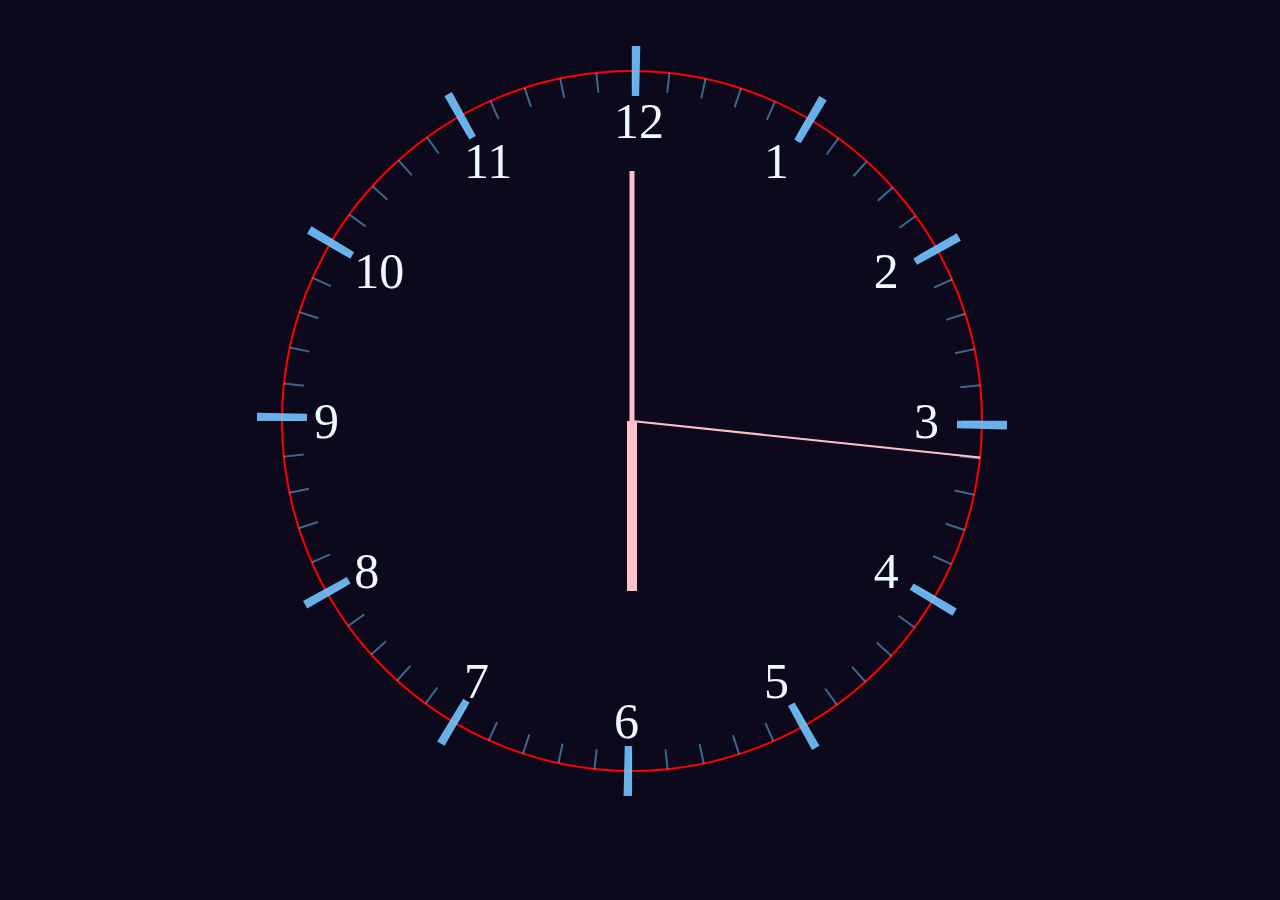
<file: analog_clock.html>
<!DOCTYPE html>
<html lang="en">

<head>
    <meta charset="UTF-8">
    <meta name="viewport" content="width=device-width, initial-scale=1.0">
    <title>Analog Clock</title>
    <link rel="stylesheet" href="main.css">
</head>

<body>
    <div class="container">
        <div class="test">
            <div id="numbers">
                <svg id="clock_svg" height="800" width="800">
                    <circle class="solid-line" stroke-width="2" cy="400" cx="400" r="350" fill="none" stroke="red">
                    </circle>
                    <circle class="small-lines" cy="400" cx="400" r="340" fill="none"></circle>
                    <circle class="big-lines" cy="400" cx="400" r="350" fill="none"></circle>
                    <line id="second" x1="400" x2="400" y1="400" y2="50" stroke="pink" stroke-width="2"></line>
                    <line id="minute" x1="400" x2="400" y1="400" y2="150" stroke="pink" stroke-width="5"></line>
                    <line id="hour" x1="400" x2="400" y1="400" y2="230" stroke="pink" stroke-width="10"></line>
                </svg>
                <div id="numbers2"></div>
            </div>
        </div>
    </div>
    </div>

</body>
<script src="main.js">
</script>

</html>
</file>
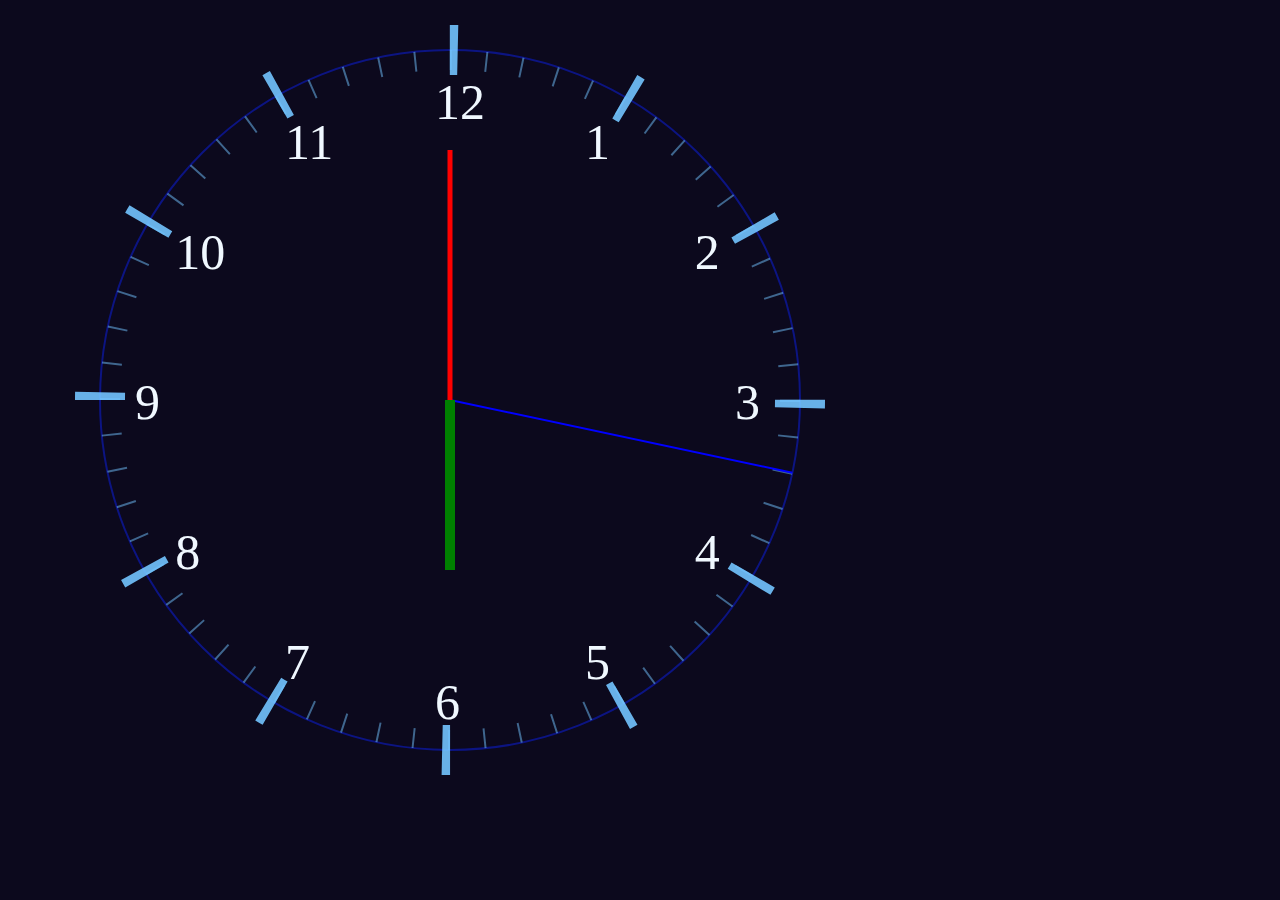
<file: test.html>
<!DOCTYPE html>
<html lang="en">

<head>
    <meta charset="UTF-8">
    <meta name="viewport" content="width=device-width, initial-scale=1.0">
    <title>Analog Clock</title>
    <style>
        * {
            box-sizing: border-box;
            margin: 0;
        }

        .container {
            margin: auto;
        }

        body {
            background-color: #0c091d;
            height: 100%;
        }

        .test {
            height: 800px;
            width: 900px;
            display: flex;
            align-items: center;
            justify-content: center;
        }

        .small-lines {
            stroke: rgba(114, 196, 255, 0.5);
            stroke-width: 20;
            stroke-dasharray: 2, 33.58666666666667;
        }

        .big-lines {
            stroke: rgba(114, 196, 255, 0.9);
            stroke-width: 50;
            stroke-dasharray: 8, 175.1666;
        }

        #second {
            transform-origin: 400px 400px;
        }

        #minute {
            transform-origin: 400px 400px;
        }

        #hour {
            transform-origin: 400px 400px;
        }

        #text {
            font-size: 50px;
            position: absolute;
            color: aliceblue;
            top: 10%;
            right: 47%;
        }

        #numbers {
            justify-content: center;
            position: absolute;
            align-items: center;
            margin-right: 86px;
            top: -27px;
            left: 35px;
        }
    </style>
</head>

<body>
    <div class="container">
        <div class="test">
            <svg id="clock_svg" height="800" width="800">
                <circle class="solid-line" stroke-width="2" cy="400" cx="400" r="350" fill="none" stroke="rgba(12,32,231,0.5)"></circle>
                <circle class="small-lines" cy="400" cx="400" r="340" fill="none"></circle>
                <circle class="big-lines" cy="400" cx="400" r="350" fill="none"></circle>
                <line id="second" x1="400" x2="400" y1="400" y2="50" stroke="blue" stroke-width="2"></line>
                <line id="minute" x1="400" x2="400" y1="400" y2="150" stroke="red" stroke-width="5"></line>
                <line id="hour" x1="400" x2="400" y1="400" y2="230" stroke="green" stroke-width="10"></line>
                <div id="numbers">
                </div>
            </svg>
        </div>
    </div>

</body>
<script>

    for (let i = 1; i < 13; i++) {
        let nums2 = document.createElement("div");
        nums2.setAttribute("fill", "red");
        nums2.innerText = `${i}`;
        nums2.id = "text";
        let ang = (Math.PI * 2) / 12 * i - Math.PI / 2;
        nums2.style.left = `${Math.cos(ang) * 300 + 400}px`;
        nums2.style.top = `${Math.sin(ang) * 300 + 400}px`;
        let clock_svg = document.getElementById("numbers");
        clock_svg.appendChild(nums2);
    }


    function setFirstTime() {
        let now = new Date();
        let hour = now.getHours();
        let second = now.getSeconds();
        let minute = now.getMinutes();
        var hourDegree = 360 / 12 * hour + 360 / 12 * (minute / 60);
        var secondDegree = 360 / 60 * second;
        var minuteDegree = 360 / 60 * minute;
        let hourLine = document.getElementById("hour");
        hourLine.style.transform = `rotate(${hourDegree}deg)`;
        let secondLine = document.getElementById("second");
        secondLine.style.transform = `rotate(${secondDegree}deg)`;
        let minuteLine = document.getElementById("minute");
        minuteLine.style.transform = `rotate(${minuteDegree}deg)`;
    }
    setFirstTime();

    setInterval(() => {
        let now = new Date();
        let hour = now.getHours();
        let second = now.getSeconds();
        let minute = now.getMinutes();
        var hourDegree = 360 / 12 * hour + 360 / 12 * (minute / 60);
        var secondDegree = 360 / 60 * second;
        var minuteDegree = 360 / 60 * minute;
        let hourLine = document.getElementById("hour");
        hourLine.style.transform = `rotate(${hourDegree}deg)`;
        let secondLine = document.getElementById("second");
        secondLine.style.transform = `rotate(${secondDegree}deg)`;
        let minuteLine = document.getElementById("minute");
        minuteLine.style.transform = `rotate(${minuteDegree}deg)`;
    }, 1000);

</script>

</html>
</file>
<file: main.css>
* {
    box-sizing: border-box;
    margin: 0;
}
.container{
    margin: auto;
}
body {
    background-color: #0c091d;
    height: 100%;
}

.test {
    margin: auto;
    height: 800px;
    width: 900px;
    display: flex;
    height: 100vh;
    align-items: center;
    justify-content: center;
}

.small-lines {
    stroke: rgba(114, 196, 255, 0.5);
    stroke-width: 20;
    stroke-dasharray: 2, 33.58666666666667;
}

.big-lines {
    stroke: rgba(114, 196, 255, 0.9);
    stroke-width: 50;
    stroke-dasharray: 8, 175.1666;
}

#second {
    transform-origin: 400px 400px;
}

#minute {
    transform-origin: 400px 400px;
}

#hour {
    transform-origin: 400px 400px;
}

#text{
    font-size: 50px;
    position: absolute;
    color: aliceblue;
    top: 10%;
    right: 47%;
}
#numbers{
    justify-content: center;
    position: relative;
    align-items: center;
    margin-right: 86px;
    top: -27px;
    left: 35px;
}
#numbers2{
    position: absolute;
    top: -29px;
    left: -18px;
}
</file>
